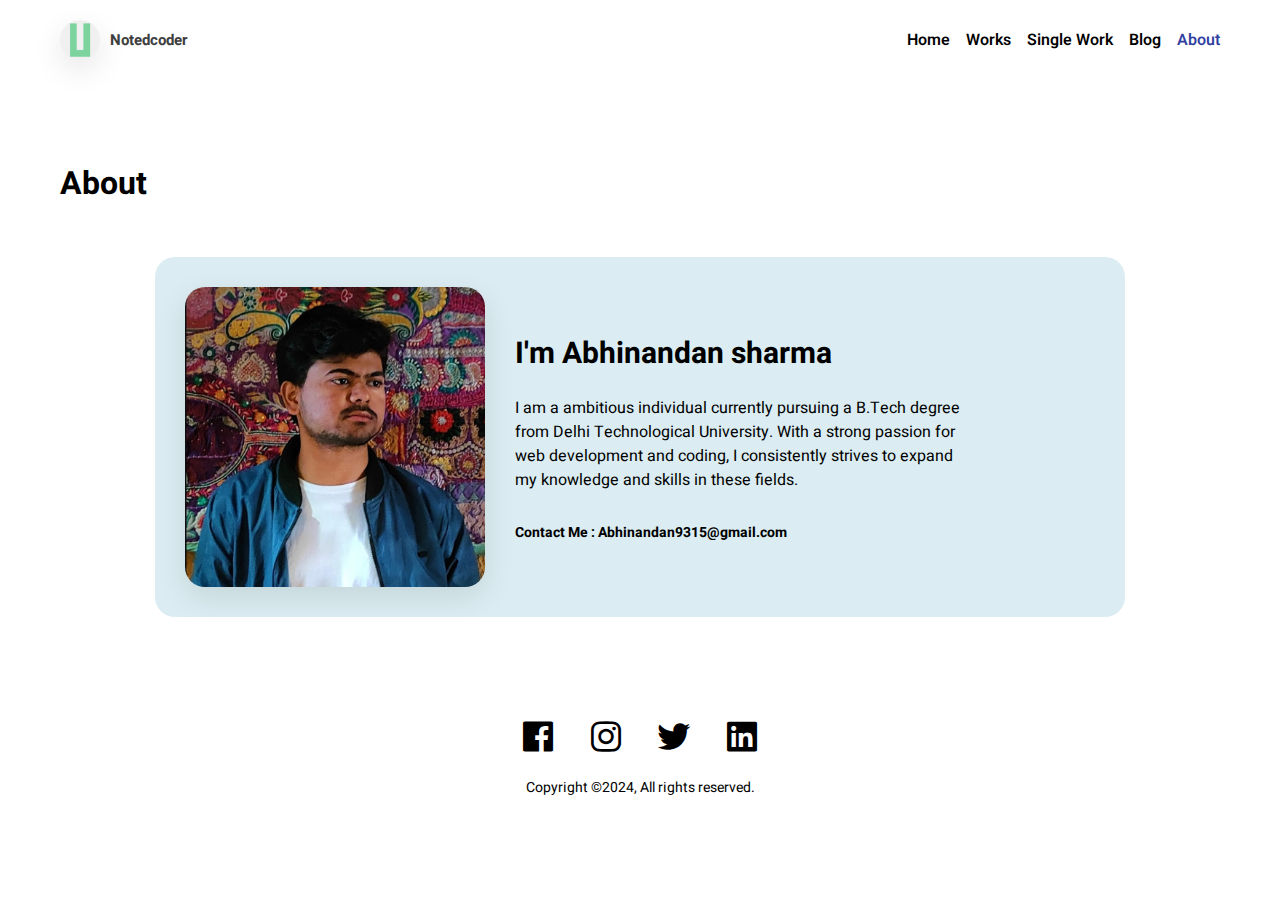
<file: about.html>
<!DOCTYPE html>
<html lang="en">

<head>
    <meta charset="UTF-8">
    <meta name="viewport" content="width=device-width, initial-scale=1.0">
    <link href='https://unpkg.com/boxicons@2.1.4/css/boxicons.min.css' rel='stylesheet'>
    <link rel="stylesheet" href="style.css">
    <title>About Page | Notedcoder</title>
</head>

<body>

    <nav>
        <div class="logo">
            <img src="images/index.png">
            <a href="#">Notedcoder</a>
        </div>
        <div class="nav-links">
            <a href="index.html">Home</a>
            <a href="works.html">Works</a>
            <a href="single-work.html">Single Work</a>
            <a href="blog.html">Blog</a>
            <a class="selected" href="about.html">About</a>
        </div>
    </nav>

    <h1 class="page-title">About</h1>

    <div class="content">
        <div class="container">
            <img src="images/Screenshot 2024-06-23 at 7.47.30 PM.png">
            <div class="about">
                <h2>I'm Abhinandan sharma</h2>
                <p>I am a ambitious individual currently pursuing a B.Tech degree  <br>from Delhi Technological University.
                     With a strong passion for <br> web development and coding,
                     I consistently strives to expand  <br>my knowledge and skills in these fields.</p>
                <p class="email">Contact Me : Abhinandan9315@gmail.com</p>
            </div>
        </div>
    </div>

    <footer>
        <div class="socials">
            <i class='bx bxl-facebook-square'></i>
            <i class='bx bxl-instagram'></i>
            <i class='bx bxl-twitter'></i>
            <i class='bx bxl-linkedin-square'></i>
        </div>
        <p>Copyright ©2024, All rights reserved.</p>
    </footer>

</body>

</html>
</file>
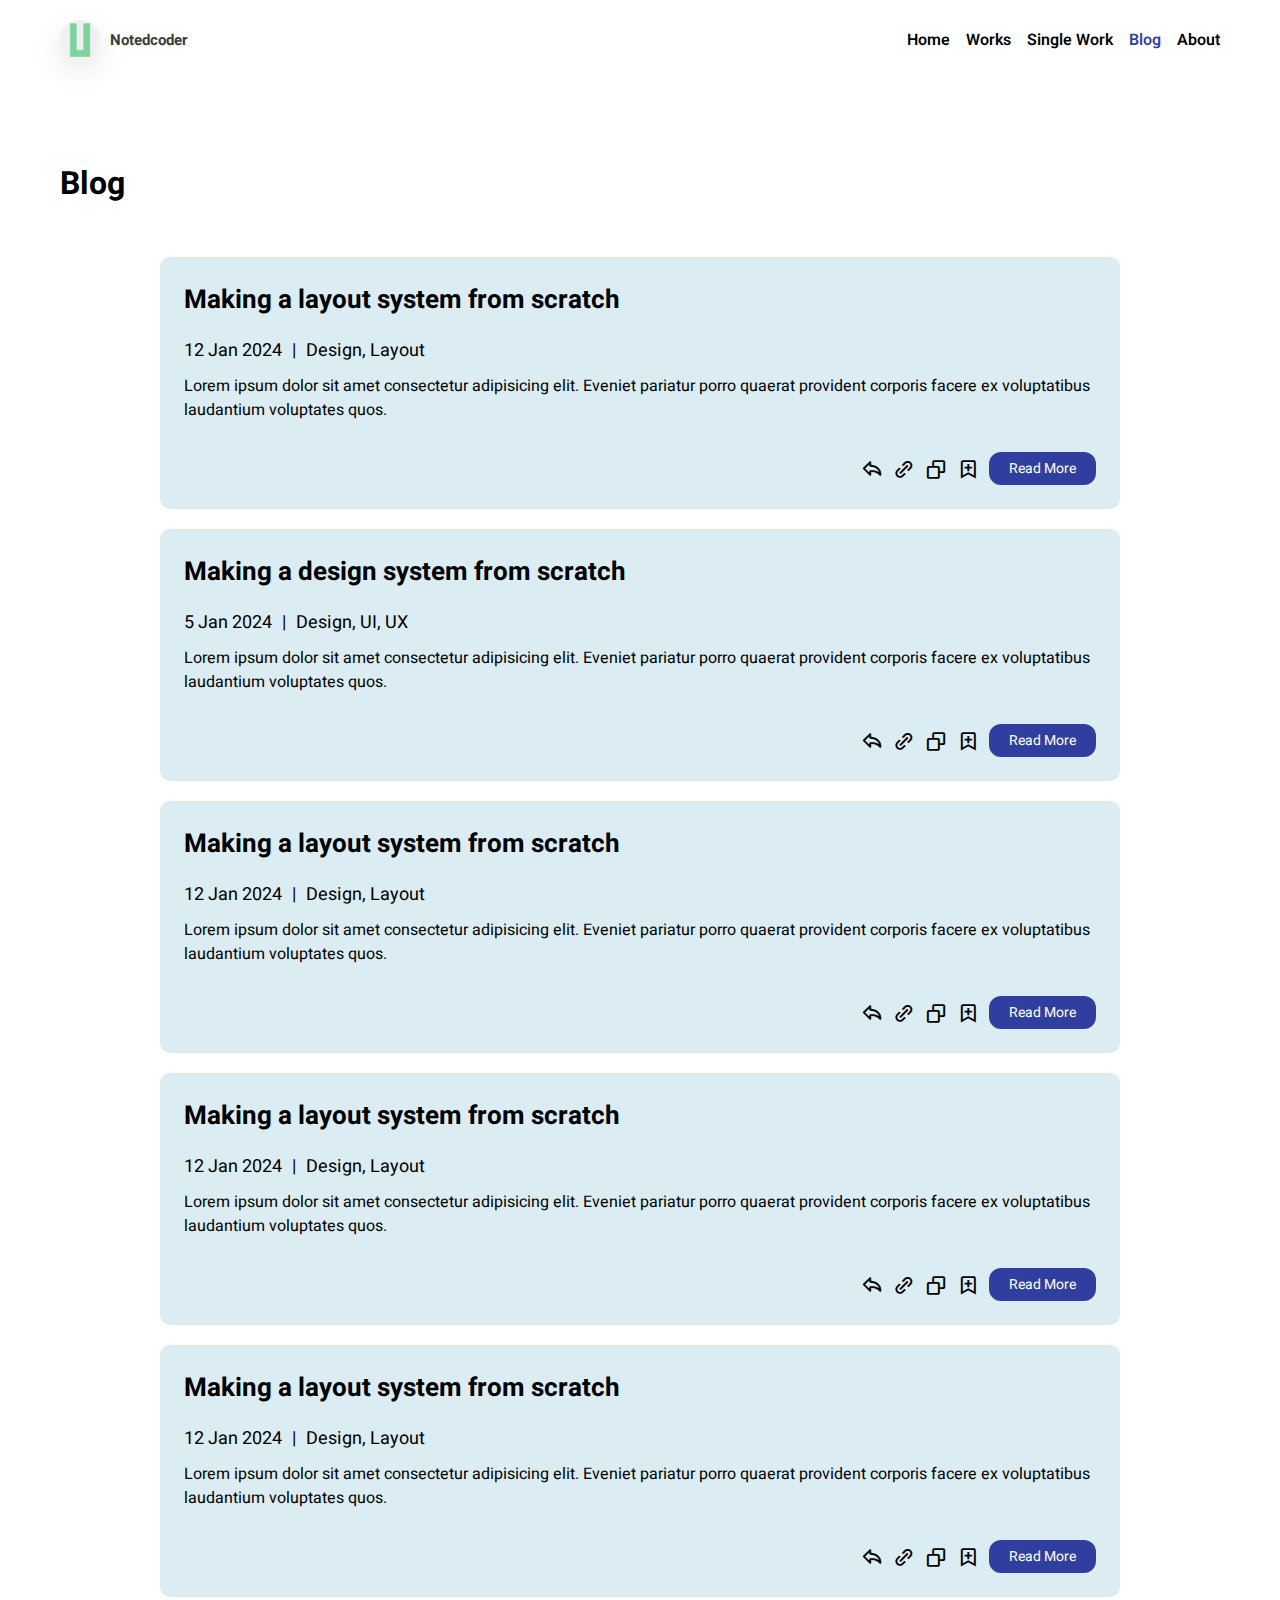
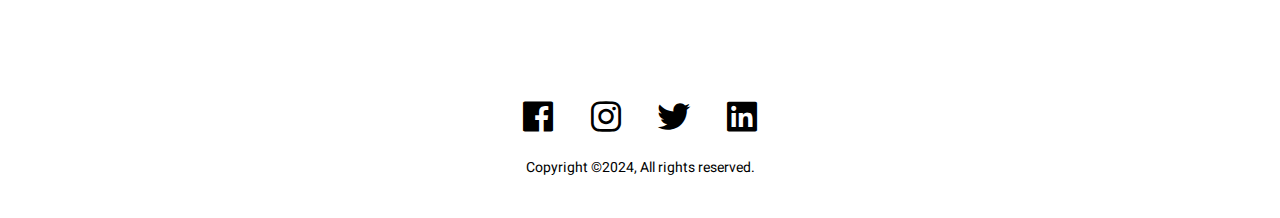
<file: blog.html>
<!DOCTYPE html>
<html lang="en">

<head>
    <meta charset="UTF-8">
    <meta name="viewport" content="width=device-width, initial-scale=1.0">
    <link href='https://unpkg.com/boxicons@2.1.4/css/boxicons.min.css' rel='stylesheet'>
    <link rel="stylesheet" href="style.css">
    <title>Blog Page | Notedcoder</title>
</head>

<body>

    <nav>
        <div class="logo">
            <img src="images/index.png">
            <a href="#">Notedcoder</a>
        </div>
        <div class="nav-links">
            <a href="index.html">Home</a>
            <a href="works.html">Works</a>
            <a href="single-work.html">Single Work</a>
            <a class="selected" href="blog.html">Blog</a>
            <a href="about.html">About</a>
        </div>
    </nav>


    <h1 class="page-title">Blog</h1>

    <div class="content">
        <div class="post-list">
            <div class="post-item">
                <h3>Making a layout system from scratch</h3>
                <div class="info">
                    <h5>12 Jan 2024</h5>
                    <h5>|</h5>
                    <h5>Design, Layout</h5>
                </div>
                <p>Lorem ipsum dolor sit amet consectetur adipisicing elit. Eveniet pariatur porro quaerat provident
                    corporis facere ex voluptatibus laudantium voluptates quos.</p>

                <div class="buttons">
                    <i class='bx bx-share'></i>
                    <i class='bx bx-link-alt'></i>
                    <i class='bx bx-copy'></i>
                    <i class='bx bx-bookmark-plus'></i>
                    <button>Read More</button>
                </div>

            </div>
            <div class="post-item">
                <h3>Making a design system from scratch</h3>
                <div class="info">
                    <h5>5 Jan 2024</h5>
                    <h5>|</h5>
                    <h5>Design, UI, UX</h5>
                </div>
                <p>Lorem ipsum dolor sit amet consectetur adipisicing elit. Eveniet pariatur porro quaerat provident
                    corporis facere ex voluptatibus laudantium voluptates quos.</p>
                <div class="buttons">
                    <i class='bx bx-share'></i>
                    <i class='bx bx-link-alt'></i>
                    <i class='bx bx-copy'></i>
                    <i class='bx bx-bookmark-plus'></i>
                    <button>Read More</button>
                </div>
            </div>

            <div class="post-item">
                <h3>Making a layout system from scratch</h3>
                <div class="info">
                    <h5>12 Jan 2024</h5>
                    <h5>|</h5>
                    <h5>Design, Layout</h5>
                </div>
                <p>Lorem ipsum dolor sit amet consectetur adipisicing elit. Eveniet pariatur porro quaerat provident
                    corporis facere ex voluptatibus laudantium voluptates quos.</p>
                <div class="buttons">
                    <i class='bx bx-share'></i>
                    <i class='bx bx-link-alt'></i>
                    <i class='bx bx-copy'></i>
                    <i class='bx bx-bookmark-plus'></i>
                    <button>Read More</button>
                </div>
            </div>

            <div class="post-item">
                <h3>Making a layout system from scratch</h3>
                <div class="info">
                    <h5>12 Jan 2024</h5>
                    <h5>|</h5>
                    <h5>Design, Layout</h5>
                </div>
                <p>Lorem ipsum dolor sit amet consectetur adipisicing elit. Eveniet pariatur porro quaerat provident
                    corporis facere ex voluptatibus laudantium voluptates quos.</p>
                <div class="buttons">
                    <i class='bx bx-share'></i>
                    <i class='bx bx-link-alt'></i>
                    <i class='bx bx-copy'></i>
                    <i class='bx bx-bookmark-plus'></i>
                    <button>Read More</button>
                </div>
            </div>

            <div class="post-item">
                <h3>Making a layout system from scratch</h3>
                <div class="info">
                    <h5>12 Jan 2024</h5>
                    <h5>|</h5>
                    <h5>Design, Layout</h5>
                </div>
                <p>Lorem ipsum dolor sit amet consectetur adipisicing elit. Eveniet pariatur porro quaerat provident
                    corporis facere ex voluptatibus laudantium voluptates quos.</p>
                <div class="buttons">
                    <i class='bx bx-share'></i>
                    <i class='bx bx-link-alt'></i>
                    <i class='bx bx-copy'></i>
                    <i class='bx bx-bookmark-plus'></i>
                    <button>Read More</button>
                </div>
            </div>

        </div>
    </div>


    <footer>
        <div class="socials">
            <i class='bx bxl-facebook-square'></i>
            <i class='bx bxl-instagram'></i>
            <i class='bx bxl-twitter'></i>
            <i class='bx bxl-linkedin-square'></i>
        </div>
        <p>Copyright ©2024, All rights reserved.</p>
    </footer>


</body>

</html>
</file>
<file: style.css>
@import url('https://fonts.googleapis.com/css2?family=Heebo:wght@300;400;500;600;700;800&display=swap');

*{
    margin: 0;
    padding: 0;
    box-sizing: border-box;
    font-family: 'Heebo', sans-serif;
}

a{
    text-decoration: none;
    color: #000;
}

img{
    object-fit: cover;
    object-position: top;
    box-shadow: 0 10px 30px rgba(0, 0, 0, 0.1);
}

nav{
    padding: 20px 148px;
    background-color: #fff;
    display: flex;
    align-items: center;
    justify-content: space-between;
    font-weight: 600;
}

nav .logo{
    display: flex;
    align-items: center;
    background-position: 0 40%;
    gap: 10px;
}

nav .logo img{
    width: 40px;
    height: 40px;
    border-radius: 50%;
}

nav .logo a{
    font-size: 15px;
    color: #3e3e3e;
    font-weight: bold;
}

nav .nav-links{
    display: flex;
    gap: 16px;
}

nav .nav-links a{
    transition: color 0.3s ease;
}

nav .nav-links a:hover,
nav .nav-links a.selected{
    color: #303f9f;
}

.main {
    padding: 0 148px;
    display: flex;
    align-items: center;
    justify-content: space-between;
    gap: 50px;
    height: calc(100vh - 80px);
}

.main .info h1{
    font-size: 44px;
    margin-bottom: 40px;
}

.main .info p{
    font-size: 16px;
    margin-bottom: 45px;
    width: 100%;
}

.main .info button,
.content .post-list .post-item .buttons button{
    padding: 10px 30px;
    background: #303f9f;
    border: none;
    color: #fff;
    font-size: 16px;
    border-radius: 12px;
    cursor: pointer;
    transition: background 0.3s ease;
}

.main .info button:hover,
.content .post-list .post-item .buttons button:hover{
    background: #1a237e;
}

.main img{
    width: 400px;
    height: 400px;
    border-radius: 140px;
    background-position: 0% 15%;
}

.recent{
    padding: 60px 148px;
    background-color: #dbedf2;
}

.recent .header{
    display: flex;
    align-items: center;
    justify-content: space-between;
    margin-bottom: 30px;
}

.recent .header h4,
.separator h4{
    font-size: 20px;
    font-weight: 400;
}

.recent .header a{
    color: #303f9f;
}

.recent .posts{
    display: flex;
    justify-content: center;
    gap: 20px;
}

.recent .posts .post-item{
    background-color: #fff;
    padding: 24px;
    width: 460px;
}

.recent .posts .post-item h3,
.content .post-list .post-item h3{
    font-size: 26px;
    margin-bottom: 18px;
}

.recent .posts .post-item .info,
.content .post-list .post-item .info{
    display: flex;
    gap: 10px;
    margin-bottom: 10px;
}

.recent .posts .post-item .info h5,
.content .post-list .post-item h5{
    font-size: 18px;
    font-weight: 400;
}

.recent .posts .post-item p{
    width: 400px;
}

.separator{
    padding: 40px 148px 0;
}

.separator h4{
    margin-bottom: 30px;
}

.featured{
    padding: 40px 290px 0;
}

.featured .item,
.works-list .item{
    display: flex;
    gap: 30px;
    margin-bottom: 30px;
    padding-bottom: 30px;
    border-bottom: 2px solid #e0e0e0;
}

.featured .item img,
.works-list .item img{
    width: 320px;
    height: 200px;
    border-radius: 6px;
}

.featured .item .details h3,
.works-list .item h3{
    font-size: 30px;
    margin-bottom: 16px;
}

.featured .item .details .item-info,
.works-list .item .details .item-info{
    display: flex;
    align-items: center;
    gap: 20px;
    margin-bottom: 20px;
}

.featured .item .details .item-info .year-badge,
.works-list .item .details .item-info .year-badge,
.content .work-info .year-badge{
    background-color: #303f9f;
    padding: 2px 14px;
    color: #fff;
    border-radius: 16px;
    font-size: 14px;
    font-weight: bold;
}

.featured .item .details .item-info h4,
.works-list .item .details .item-info h4{
    color: #8695a4;
    font-size: 18px;
}

.featured .item .details p,
.works-list .item .details p{
    width: 700px;
    text-align: justify;
}

footer{
    padding: 40px 0;
    display: flex;
    flex-direction: column;
    align-items: center;
}

footer .socials{
    display: flex;
    align-items: center;
    gap: 28px;
    margin-bottom: 20px;
}

footer .socials i{
    font-size: 40px;
    cursor: pointer;
    transition: color 0.3s ease;
}

footer .socials i:hover{
    color: #303f9f;
}

footer p{
    font-size: 14px;
}

.page-title{
    padding: 80px 234px 20px;
    width: 100%;
}

.content{
    padding: 30px 148px 60px;
    display: flex;
    flex-direction: column;
    align-items: center;
}

.content .work-info{
    display: flex;
    align-items: center;
    justify-content: flex-start;
    gap: 20px;
    width: 970px;
}

.content .work-info .category{
    color: #8695a4;
    font-size: 18px;
}

.content>p{
    width: 970px;
    font-size: 15px;
    margin: 20px 0;
}

.content>img{
    width: 970px;
    margin: 30px 0;
    border-radius: 20px;
}

.content>h1,
.content>h2,
.content>h3{
    width: 970px;
}

.content .post-list{
    display: flex;
    flex-direction: column;
    gap: 20px;
}

.content .post-list .post-item{
    background-color: #dbedf2;
    padding: 24px;
    width: 960px;
    border-radius: 10px;
}

.content .post-list .post-item .buttons{
    margin-top: 30px;
    display: flex;
    align-items: center;
    justify-content: flex-end;
    gap: 10px;
}

.content .post-list .post-item .buttons button{
    font-size: 14px;
    padding: 6px 20px;
}

.content .post-list .post-item .buttons i{
    font-size: 22px;
    cursor: pointer;
    transition: color 0.3s ease;
}

.content .post-list .post-item .buttons i:hover{
    color: #303f9f;
}

.content .container{
    background-color: #dbedf2;
    padding: 30px;
    display: flex;
    align-items: center;
    gap: 30px;
    width: 970px;
    border-radius: 20px;
}

.content .container img{
    width: 300px;
    height: 300px;
    border-radius: 20px;
}

.content .container h2{
    margin-bottom: 20px;
    font-size: 30px;
}

.content .container .about>p{
    text-align: justify;
}

.content .container .about .email{
    font-weight: bold;
    margin-top: 30px;
    font-size: 14px;
}

@media screen and (max-width: 1400px) {
    
    nav{
        padding: 20px 60px;
    }

    .main{
        padding: 0 60px;
    }

    .recent{
        padding: 60px;
    }

    .featured,
    .separator{
        padding: 40px 60px 0;
    }

    .page-title{
        padding: 80px 60px 20px;
    }

}

@media screen and (max-width: 1200px) {
    
    nav{
        padding: 20px 40px;
    }

    .main{
        padding: 0 40px;
    }

    .main img{
        width: 340px;
        height: 340px;
    }

    .recent{
        padding: 40px;
    }

    .featured,
    .separator{
        padding: 40px 40px 0;
    }

    .featured .item .details p,
    .works-list .item .details p{
        width: 100%;
    }

    .page-title{
        padding: 80px 40px 20px;
    }

    .content .work-info,
    .content>p,
    .content>img,
    .content>h1,
    .content>h2,
    .content>h3,
    .content .post-list .post-item,
    .content .container{
        width: 100%;
    }

    .content .container img{
        width: 250px;
        height: 250px;
    }

    .content .container h2{
        font-size: 24px;
        margin-bottom: 10px;
    }

    .content .container .about>p{
        font-size: 14px;
    }

}

@media screen and (max-width: 992px) {
    
    nav{
        padding: 20px;
    }

    .main{
        padding: 0 20px;
    }

    .main img{
        width: 300px;
        height: 300px;
    }

    .main .info h1{
        font-size: 34px;
    }

    .main .info p{
        font-size: 15px;
    }

    .main .info button{
        font-size: 15px;
        padding: 8px 22px;
    }

    .recent{
        padding: 40px 20px;
    }

    .recent .posts .post-item{
        width: 100%;
    }

    .recent .posts .post-item h3,
    .content .post-list .post-item h3{
        font-size: 20px;
    }

    .recent .posts .post-item .info h5,
    .content .post-list .post-item .info h5{
        font-size: 14px;
    }

    .recent .posts .post-item p{
        width: 100%;
        font-size: 14px;
    }

    .featured,
    .separator{
        padding: 40px 20px 0;
    }

    .featured .item,
    .works-list .item{
        flex-direction: column;
        padding: 0 20px 30px;
    }

    .featured .item img,
    .works-list .item img{
        width: 100%;
        height: auto;
    }

    .featured .item .details h3,
    .works-list .details .item h3{
        font-size: 24px;
        margin-bottom: 12px;
    }

    .featured .item .details .item-info .year-badge,
    .works-list .item .details .item-info .year-badge{
        font-size: 12px;
    }

    .featured .item .details .item-info h4,
    .works-list .item .details .item-info h4{
        font-size: 15px;
    }

    .featured .item .details p,
    .works-list .item .details p{
        font-size: 14px;
    }

    .content{
        padding: 30px 20px 60px;
    }

    .content .container h2{
        font-size: 20px;
    }

    .content .container .about>p{
        font-size: 13px;
    }

}

@media screen and (max-width: 768px) {
    
    nav{
        justify-content: center;
    }

    nav .logo{
        display: none;
    }

    .main{
        flex-direction: column;
        justify-content: space-around;
        margin: 40px 0;
        height: auto;
    }

    .main .info h1{
        font-size: 30px;
        margin-bottom: 16px;
    }

    .main .info p{
        margin-bottom: 16px;
    }

    .main .info button{
        padding: 6px 20px;
        font-size: 13px;
    }

    .main img{
        margin-top: 20px;
        width: 100%;
        height: auto;
        border-radius: 50px;
    }

    .recent .posts,
    .content .container{
        flex-direction: column;
    }

    .content .container img{
        width: 100%;
        height: auto;
    }

}
</file>
